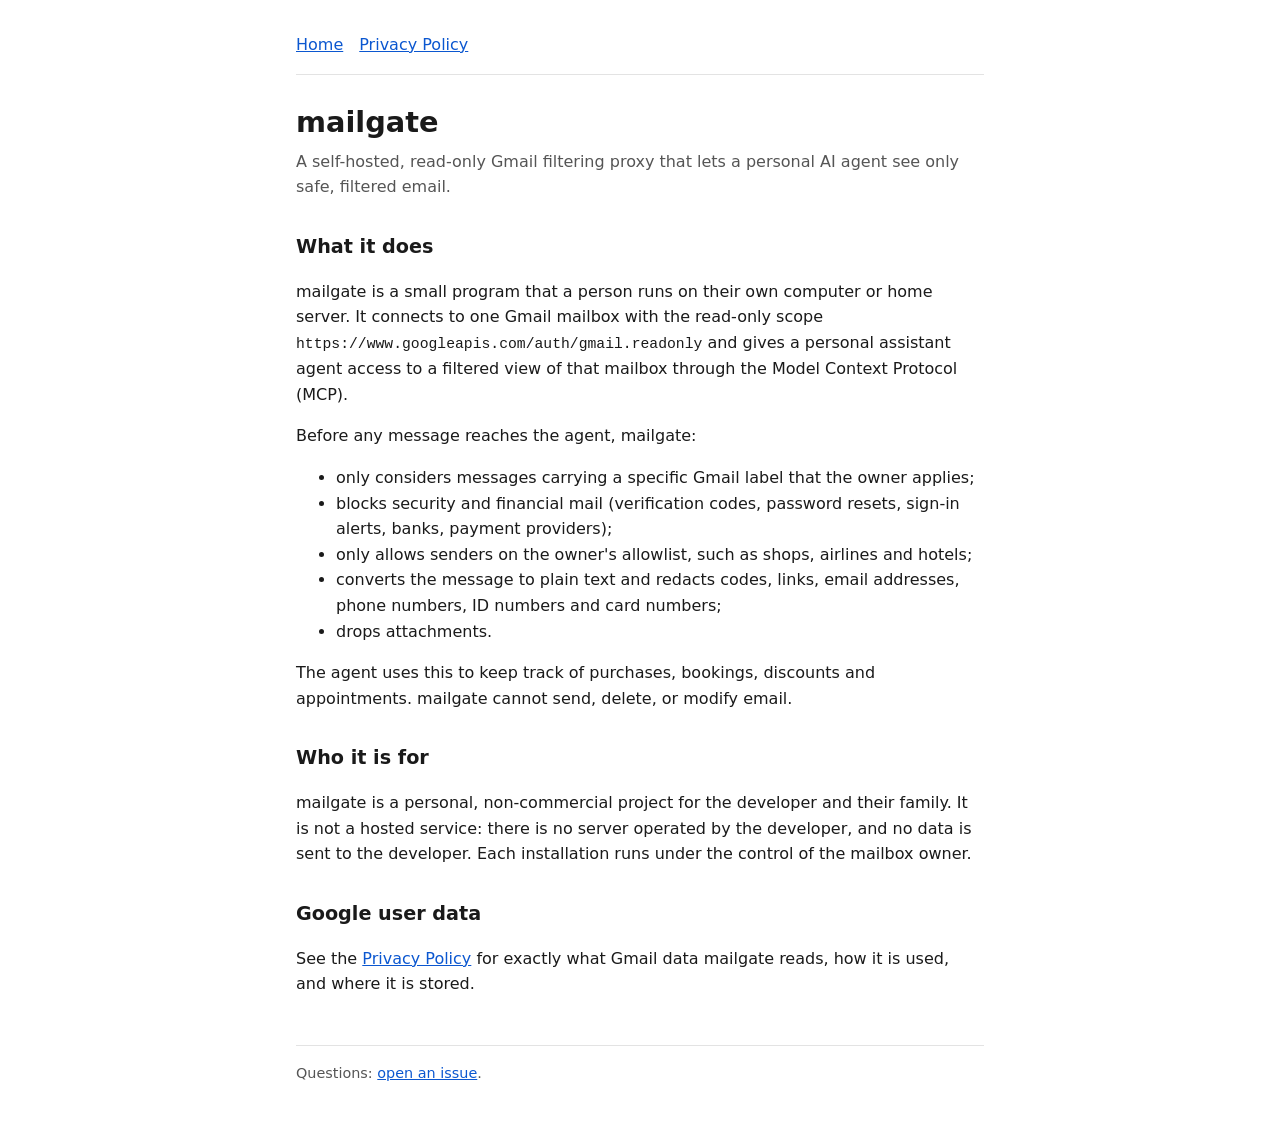
<file: index.html>
<!doctype html>
<html lang="en">
<head>
<meta charset="utf-8">
<meta name="viewport" content="width=device-width, initial-scale=1">
<title>mailgate</title>
<meta name="description" content="mailgate: a self-hosted, read-only Gmail filtering proxy for personal AI agents.">
<link rel="stylesheet" href="style.css">
</head>
<body>
<main>
<nav><a href="./">Home</a><a href="privacy.html">Privacy Policy</a></nav>

<h1>mailgate</h1>
<p class="lead">A self-hosted, read-only Gmail filtering proxy that lets a personal AI agent see only safe, filtered email.</p>

<h2>What it does</h2>
<p>mailgate is a small program that a person runs on their own computer or home server. It connects to one Gmail mailbox with the read-only scope <code>https://www.googleapis.com/auth/gmail.readonly</code> and gives a personal assistant agent access to a filtered view of that mailbox through the Model Context Protocol (MCP).</p>
<p>Before any message reaches the agent, mailgate:</p>
<ul>
  <li>only considers messages carrying a specific Gmail label that the owner applies;</li>
  <li>blocks security and financial mail (verification codes, password resets, sign-in alerts, banks, payment providers);</li>
  <li>only allows senders on the owner's allowlist, such as shops, airlines and hotels;</li>
  <li>converts the message to plain text and redacts codes, links, email addresses, phone numbers, ID numbers and card numbers;</li>
  <li>drops attachments.</li>
</ul>
<p>The agent uses this to keep track of purchases, bookings, discounts and appointments. mailgate cannot send, delete, or modify email.</p>

<h2>Who it is for</h2>
<p>mailgate is a personal, non-commercial project for the developer and their family. It is not a hosted service: there is no server operated by the developer, and no data is sent to the developer. Each installation runs under the control of the mailbox owner.</p>

<h2>Google user data</h2>
<p>See the <a href="privacy.html">Privacy Policy</a> for exactly what Gmail data mailgate reads, how it is used, and where it is stored.</p>

<footer>Questions: <a href="https://github.com/flokey/mailgate-site/issues">open an issue</a>.</footer>
</main>
</body>
</html>
</file>
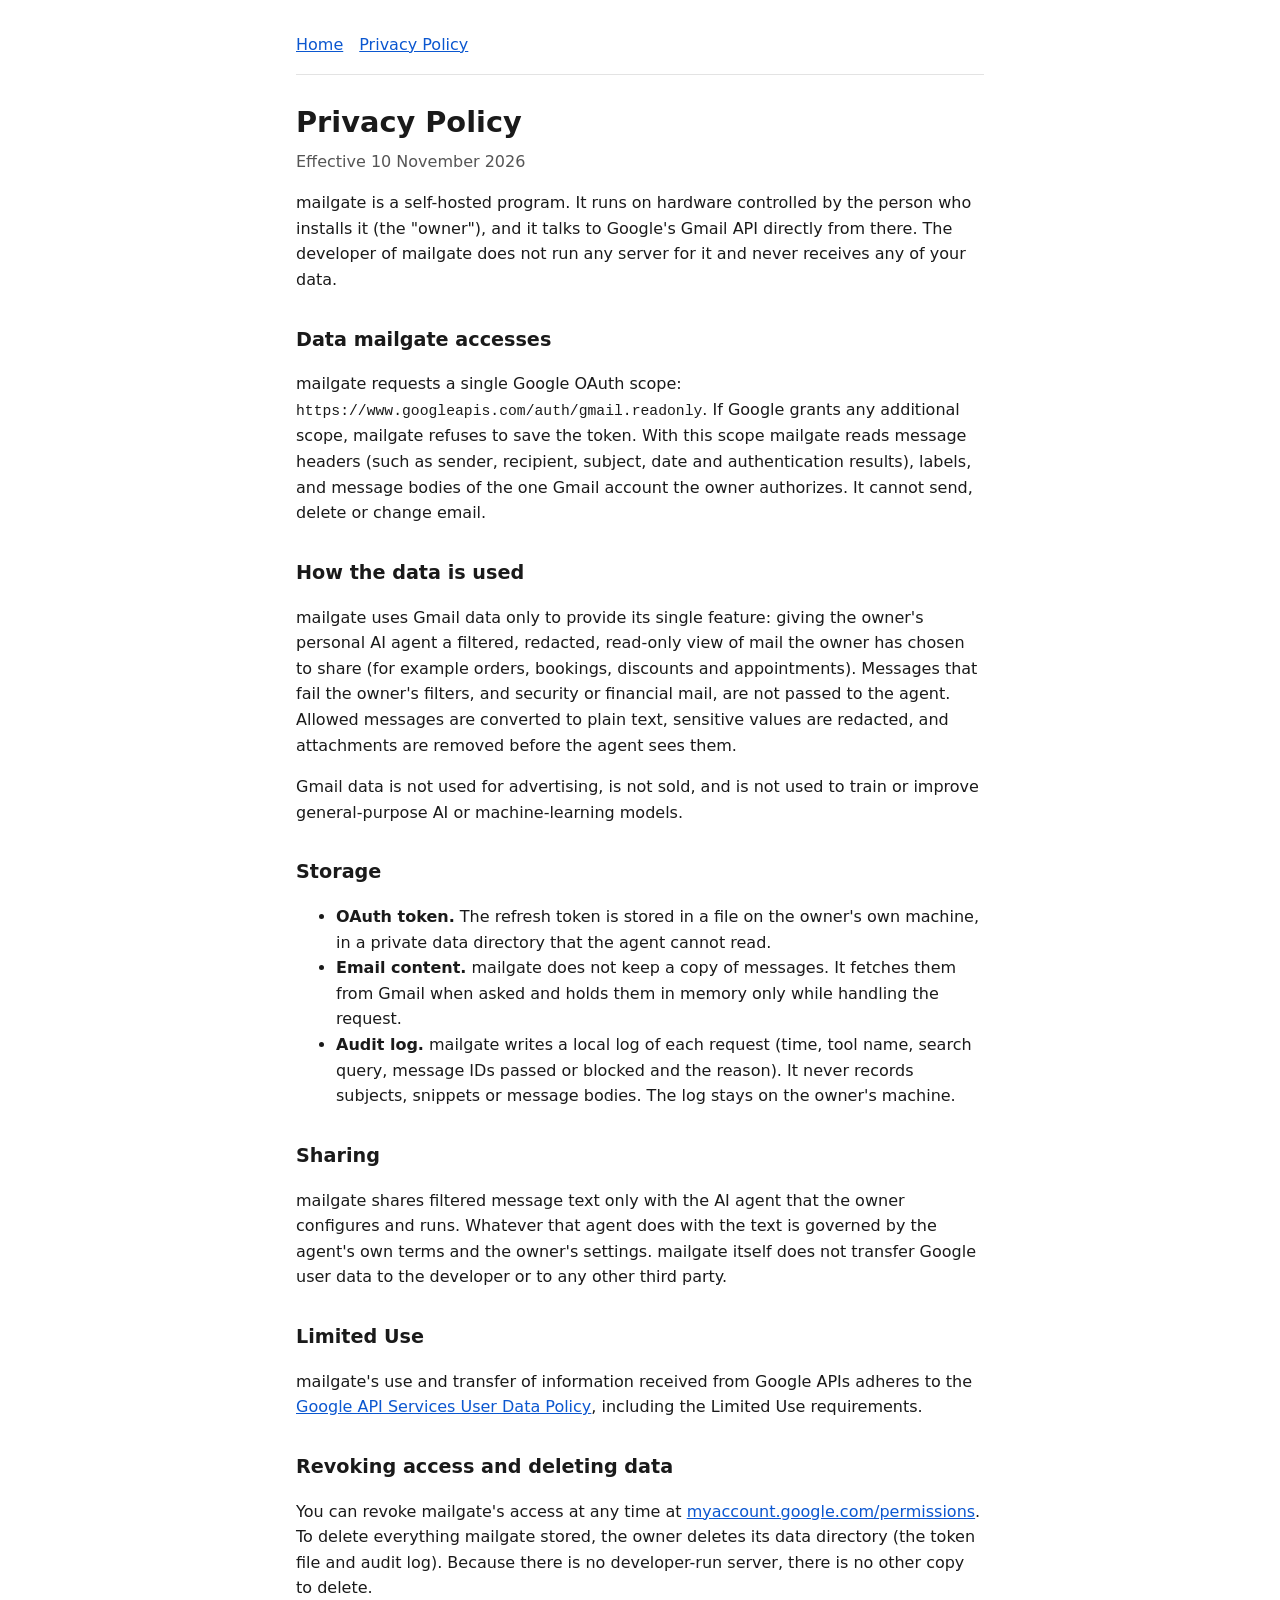
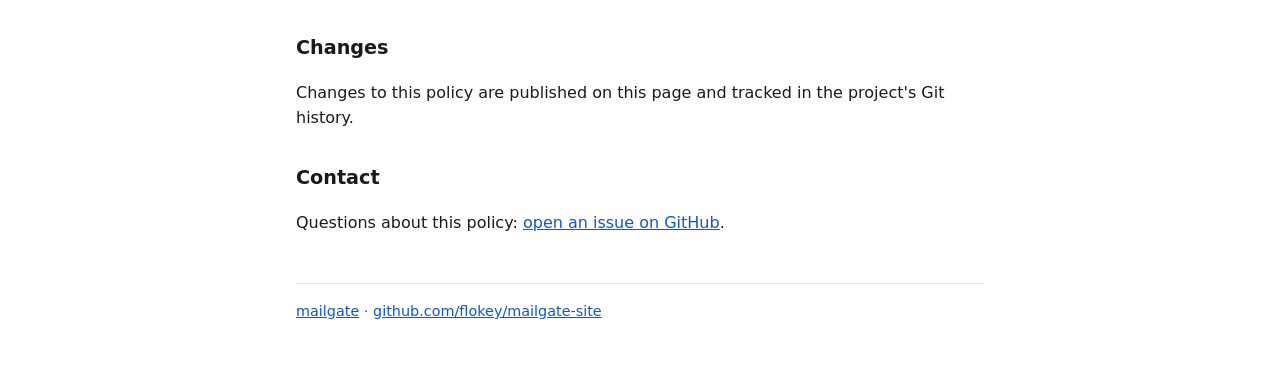
<file: privacy.html>
<!doctype html>
<html lang="en">
<head>
<meta charset="utf-8">
<meta name="viewport" content="width=device-width, initial-scale=1">
<title>mailgate Privacy Policy</title>
<meta name="description" content="How mailgate accesses, uses, stores and shares Google user data.">
<link rel="stylesheet" href="style.css">
</head>
<body>
<main>
<nav><a href="./">Home</a><a href="privacy.html">Privacy Policy</a></nav>

<h1>Privacy Policy</h1>
<p class="lead">Effective 10 November 2026</p>

<p>mailgate is a self-hosted program. It runs on hardware controlled by the person who installs it (the "owner"), and it talks to Google's Gmail API directly from there. The developer of mailgate does not run any server for it and never receives any of your data.</p>

<h2>Data mailgate accesses</h2>
<p>mailgate requests a single Google OAuth scope: <code>https://www.googleapis.com/auth/gmail.readonly</code>. If Google grants any additional scope, mailgate refuses to save the token. With this scope mailgate reads message headers (such as sender, recipient, subject, date and authentication results), labels, and message bodies of the one Gmail account the owner authorizes. It cannot send, delete or change email.</p>

<h2>How the data is used</h2>
<p>mailgate uses Gmail data only to provide its single feature: giving the owner's personal AI agent a filtered, redacted, read-only view of mail the owner has chosen to share (for example orders, bookings, discounts and appointments). Messages that fail the owner's filters, and security or financial mail, are not passed to the agent. Allowed messages are converted to plain text, sensitive values are redacted, and attachments are removed before the agent sees them.</p>
<p>Gmail data is not used for advertising, is not sold, and is not used to train or improve general-purpose AI or machine-learning models.</p>

<h2>Storage</h2>
<ul>
  <li><strong>OAuth token.</strong> The refresh token is stored in a file on the owner's own machine, in a private data directory that the agent cannot read.</li>
  <li><strong>Email content.</strong> mailgate does not keep a copy of messages. It fetches them from Gmail when asked and holds them in memory only while handling the request.</li>
  <li><strong>Audit log.</strong> mailgate writes a local log of each request (time, tool name, search query, message IDs passed or blocked and the reason). It never records subjects, snippets or message bodies. The log stays on the owner's machine.</li>
</ul>

<h2>Sharing</h2>
<p>mailgate shares filtered message text only with the AI agent that the owner configures and runs. Whatever that agent does with the text is governed by the agent's own terms and the owner's settings. mailgate itself does not transfer Google user data to the developer or to any other third party.</p>

<h2>Limited Use</h2>
<p>mailgate's use and transfer of information received from Google APIs adheres to the <a href="https://developers.google.com/terms/api-services-user-data-policy">Google API Services User Data Policy</a>, including the Limited Use requirements.</p>

<h2>Revoking access and deleting data</h2>
<p>You can revoke mailgate's access at any time at <a href="https://myaccount.google.com/permissions">myaccount.google.com/permissions</a>. To delete everything mailgate stored, the owner deletes its data directory (the token file and audit log). Because there is no developer-run server, there is no other copy to delete.</p>

<h2>Changes</h2>
<p>Changes to this policy are published on this page and tracked in the project's Git history.</p>

<h2>Contact</h2>
<p>Questions about this policy: <a href="https://github.com/flokey/mailgate-site/issues">open an issue on GitHub</a>.</p>

<footer><a href="./">mailgate</a> · <a href="https://github.com/flokey/mailgate-site">github.com/flokey/mailgate-site</a></footer>
</main>
</body>
</html>
</file>
<file: style.css>
:root { --bg:#fff; --fg:#1a1a1a; --muted:#555; --line:#e3e3e3; --link:#0b57d0; }
@media (prefers-color-scheme: dark) { :root { --bg:#141414; --fg:#e8e8e8; --muted:#a8a8a8; --line:#333; --link:#8ab4f8; } }
* { box-sizing: border-box; }
body { margin:0; background:var(--bg); color:var(--fg); font:16px/1.6 system-ui,-apple-system,"Segoe UI","PingFang SC","Microsoft YaHei",sans-serif; }
main { max-width:720px; margin:0 auto; padding:32px 16px 64px; }
h1 { font-size:1.8rem; margin:0 0 4px; }
h2 { font-size:1.2rem; margin:32px 0 8px; }
p.lead { color:var(--muted); margin-top:0; }
a { color:var(--link); }
nav { display:flex; gap:16px; padding-bottom:16px; border-bottom:1px solid var(--line); margin-bottom:24px; }
code { font-family:ui-monospace,Menlo,Consolas,monospace; font-size:.92em; }
footer { margin-top:48px; padding-top:16px; border-top:1px solid var(--line); color:var(--muted); font-size:.9rem; }
</file>
